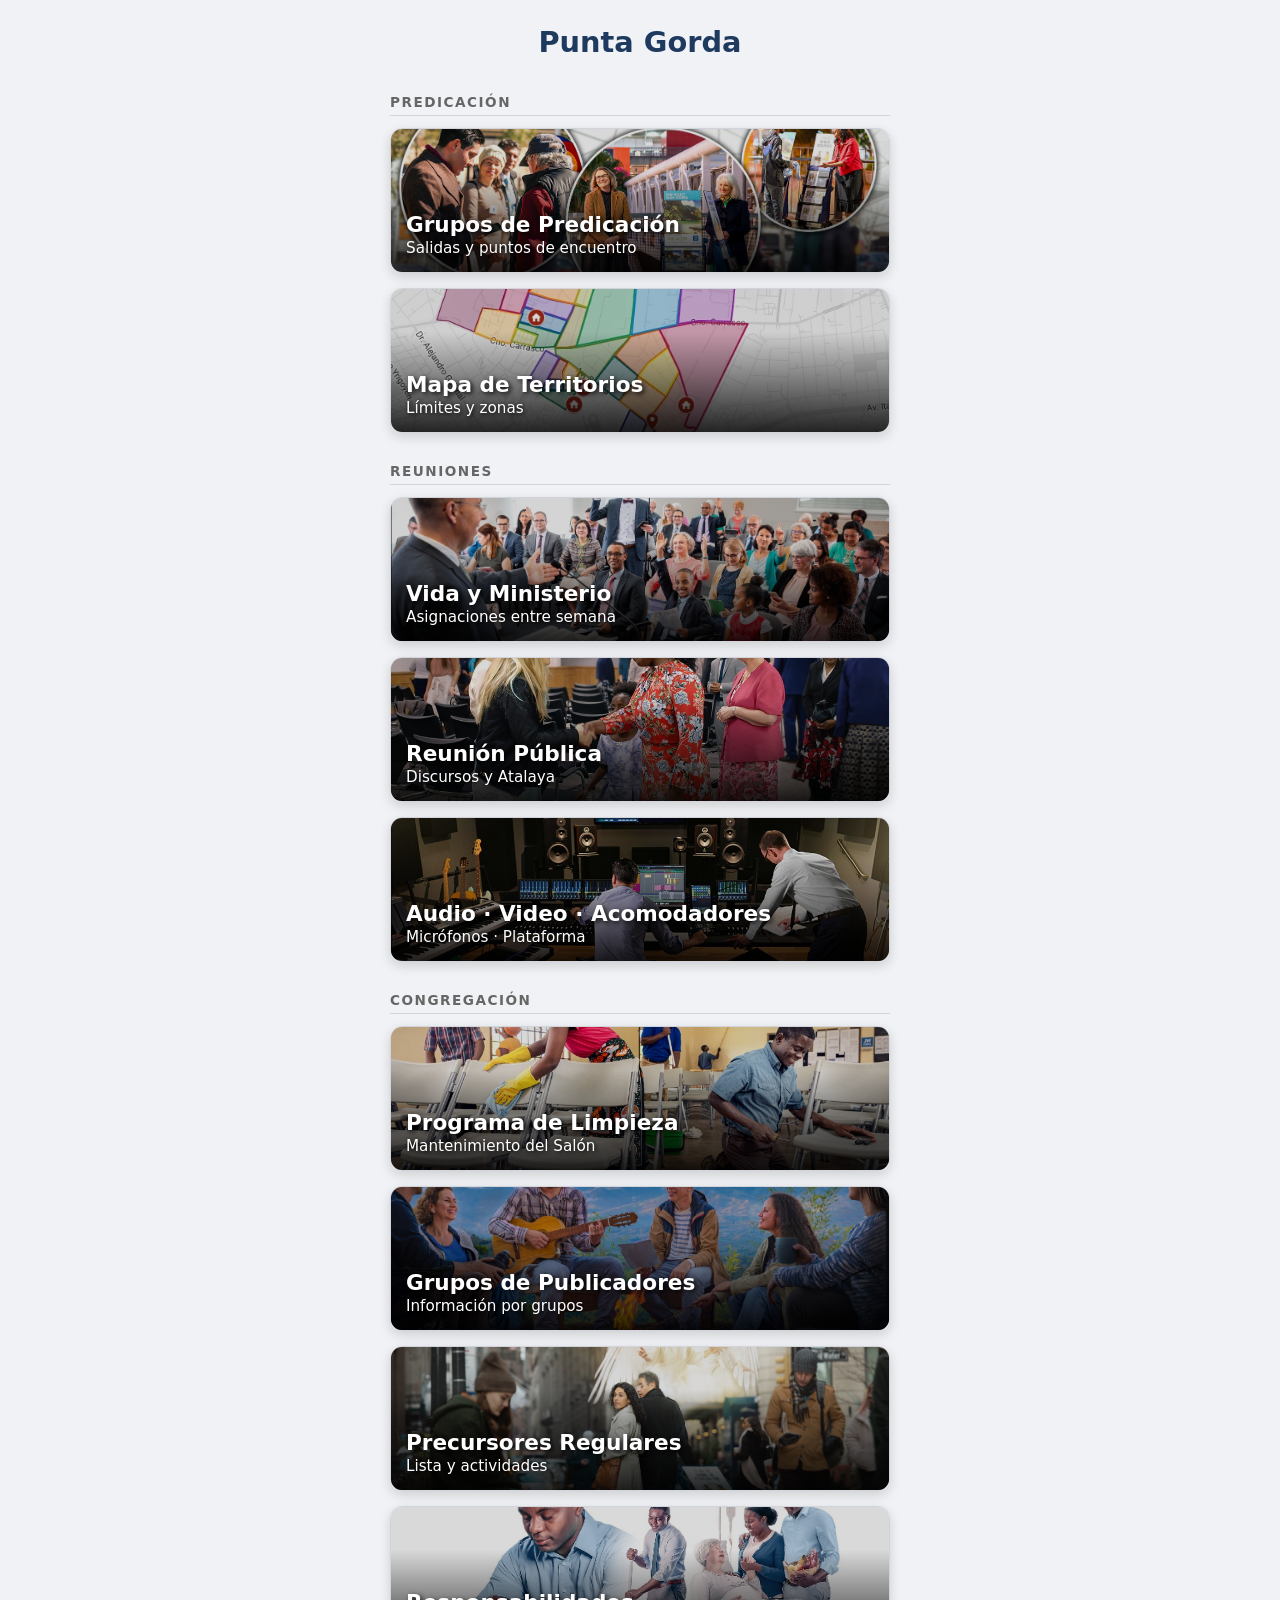
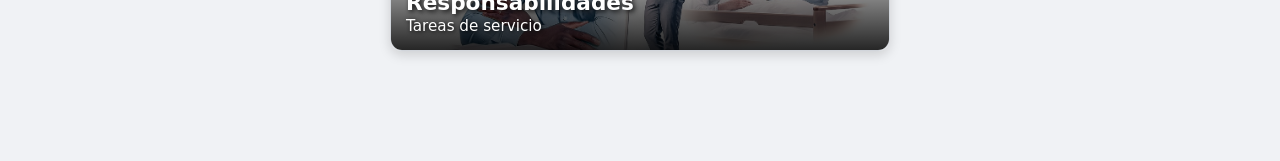
<file: index.html>
<!DOCTYPE html>
<html lang="es">
<head>
    <title>Cartelera Digital - Punta Gorda</title>
    <meta name="viewport" content="width=device-width, initial-scale=1.0, maximum-scale=1.0, user-scalable=no" />
    <meta charset="UTF-8">
    <style>
        :root {
            --bg-site: #f0f2f5;
            --azul-jw: #1e3a5f;
            --texto: #333333;
        }

        * { margin: 0; padding: 0; box-sizing: border-box; -webkit-tap-highlight-color: transparent; }

        body {
            font-family: -apple-system, system-ui, BlinkMacSystemFont, "Segoe UI", Roboto, sans-serif;
            background-color: var(--bg-site);
            color: var(--texto);
            padding: 15px 10px 80px; 
        }

        .container { width: 100%; max-width: 500px; margin: 0 auto; }

        header { text-align: center; margin-bottom: 25px; padding: 10px 0; }
        h1 { font-size: 1.8rem; font-weight: 800; color: var(--azul-jw); }

        section { margin-bottom: 30px; }
        h2 { 
            font-size: 0.85rem; text-transform: uppercase; letter-spacing: 1.5px; 
            color: #666; margin-bottom: 12px; border-bottom: 1px solid #d1d5db; padding-bottom: 5px;
        }

        .grid { display: grid; grid-template-columns: 1fr; gap: 15px; }

        .image-card {
            position: relative;
            display: block;
            width: 100%;
            height: 145px; 
            border-radius: 12px;
            overflow: hidden;
            text-decoration: none;
            box-shadow: 0 4px 12px rgba(0,0,0,0.15);
            border: 1px solid #d1d5db;
        }

        .image-card:active { transform: scale(0.97); filter: brightness(0.9); }

        .card-bg {
            position: absolute;
            top: 0; left: 0; width: 100%; height: 100%;
            background-size: cover; background-position: center;
        }

        .overlay {
            position: absolute;
            top: 0; left: 0; width: 100%; height: 100%;
            background: linear-gradient(to top, rgba(0, 0, 0, 0.85) 0%, rgba(0, 0, 0, 0.15) 70%);
        }

        .card-content {
            position: absolute;
            bottom: 15px; left: 15px; right: 15px;
        }

        .card-title {
            display: block; color: #fff; font-size: 1.35rem; font-weight: 700;
            text-shadow: 2px 2px 5px rgba(0,0,0,0.9); 
        }

        .card-subtitle {
            display: block; 
            color: rgba(255,255,255,1); 
            font-size: 0.95rem; 
            font-weight: 500;
            margin-top: 2px;
            text-shadow: 1px 1px 4px rgba(0,0,0,1);
        }
    </style>
</head>
<body>
    <div class="container">
        <header><h1>Punta Gorda</h1></header>

        <section>
            <h2>Predicación</h2>
            <div class="grid">
                <a href="predicacion.html" class="image-card">
                    <div class="card-bg" style="background-image: url('images/predicacion.jpg');"></div>
                    <div class="overlay"></div>
                    <div class="card-content">
                        <span class="card-title">Grupos de Predicación</span>
                        <span class="card-subtitle">Salidas y puntos de encuentro</span>
                    </div>
                </a>
                <a href="territorios/mapa.html" class="image-card">
                    <div class="card-bg" style="background-image: url('images/territorios.jpg');"></div>
                    <div class="overlay"></div>
                    <div class="card-content">
                        <span class="card-title">Mapa de Territorios</span>
                        <span class="card-subtitle">Límites y zonas</span>
                    </div>
                </a>
            </div>
        </section>

        <section>
            <h2>Reuniones</h2>
            <div class="grid">
                <a href="vida-y-ministerio.html" class="image-card">
                    <div class="card-bg" style="background-image: url('images/reunion_semana.jpg');"></div>
                    <div class="overlay"></div>
                    <div class="card-content">
                        <span class="card-title">Vida y Ministerio</span>
                        <span class="card-subtitle">Asignaciones entre semana</span>
                    </div>
                </a>
                <a href="reunion-publica.html" class="image-card">
                    <div class="card-bg" style="background-image: url('images/reunion_publica.jpg');"></div>
                    <div class="overlay"></div>
                    <div class="card-content">
                        <span class="card-title">Reunión Pública</span>
                        <span class="card-subtitle">Discursos y Atalaya</span>
                    </div>
                </a>
                <a target="_blank" href="https://josecajusoljcs-source.github.io/cartelera/" class="image-card">
                    <div class="card-bg" style="background-image: url('images/audio_video.jpg');"></div>
                    <div class="overlay"></div>
                    <div class="card-content">
                        <span class="card-title">Audio · Video · Acomodadores</span>
                        <span class="card-subtitle">Micrófonos · Plataforma</span>
                    </div>
                </a>
            </div>
        </section>

        <section>
            <h2>Congregación</h2>
            <div class="grid">
                <a href="limpieza.html" class="image-card">
                    <div class="card-bg" style="background-image: url('images/limpieza.jpg');"></div>
                    <div class="overlay"></div>
                    <div class="card-content">
                        <span class="card-title">Programa de Limpieza</span>
                        <span class="card-subtitle">Mantenimiento del Salón</span>
                    </div>
                </a>
                <a href="publicadores.html" class="image-card">
                    <div class="card-bg" style="background-image: url('images/publicadores.jpg');"></div>
                    <div class="overlay"></div>
                    <div class="card-content">
                        <span class="card-title">Grupos de Publicadores</span>
                        <span class="card-subtitle">Información por grupos</span>
                    </div>
                </a>
                <a href="precursores.html" class="image-card">
                    <div class="card-bg" style="background-image: url('images/precursores.jpg');"></div>
                    <div class="overlay"></div>
                    <div class="card-content">
                        <span class="card-title">Precursores Regulares</span>
                        <span class="card-subtitle">Lista y actividades</span>
                    </div>
                </a>
                <a href="responsabilidades.html" class="image-card">
                    <div class="card-bg" style="background-image: url('images/responsabilidades.jpg');"></div>
                    <div class="overlay"></div>
                    <div class="card-content">
                        <span class="card-title">Responsabilidades</span>
                        <span class="card-subtitle">Tareas de servicio</span>
                    </div>
                </a>
            </div>
        </section>
    </div>
</body>
</html>
</file>
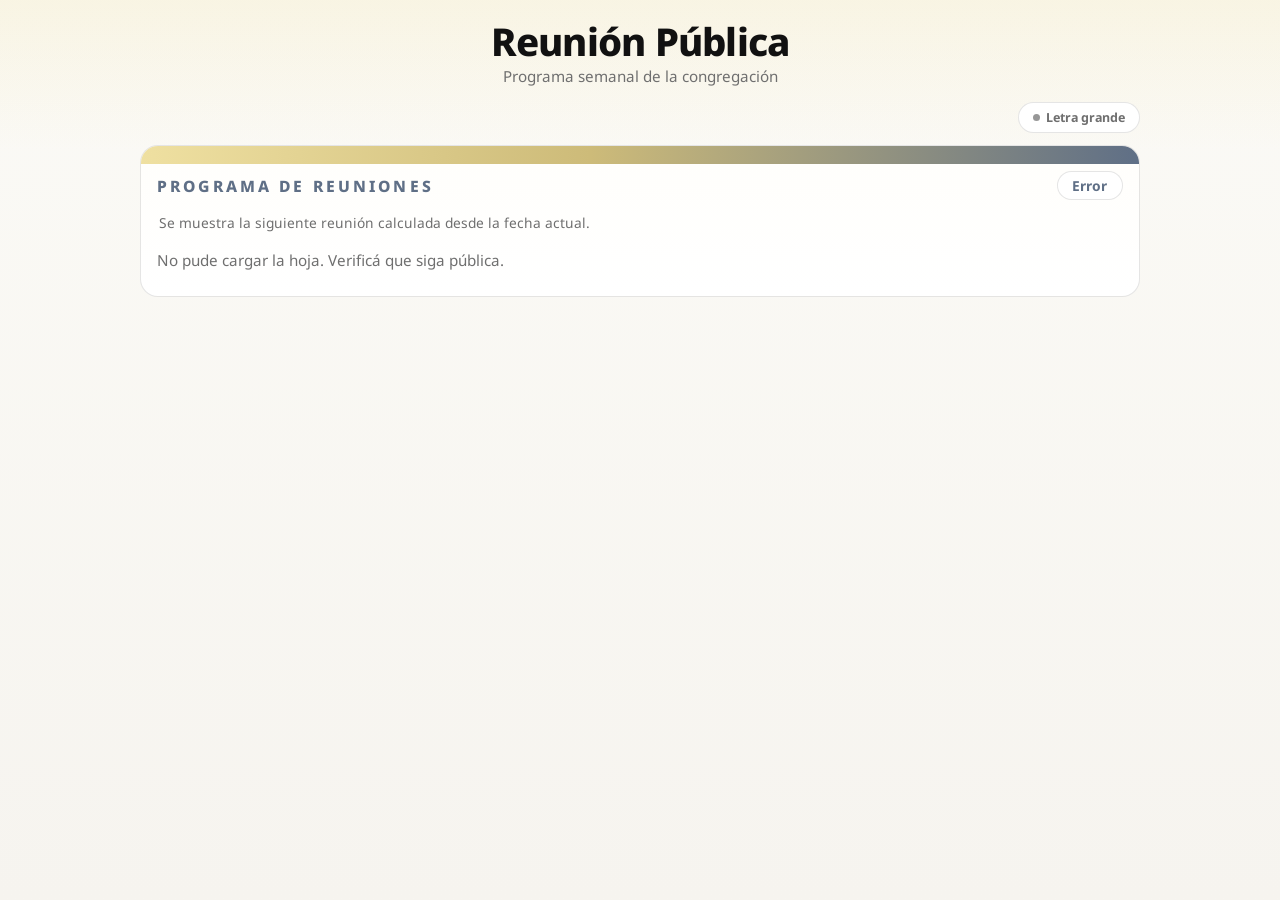
<file: reunion-publica.html>
<!DOCTYPE html>
<html lang="es">
<head>
  <meta charset="UTF-8" />
  <title>Reuniones - Punta Gorda : Reunión Pública</title>
  <meta name="viewport" content="width=device-width, initial-scale=1.0" />
  <link rel="preconnect" href="https://fonts.googleapis.com">
  <link rel="preconnect" href="https://fonts.gstatic.com" crossorigin>
  <link href="https://fonts.googleapis.com/css2?family=Noto+Sans:wght@400;500;700;800&display=swap" rel="stylesheet">

  <style>
    :root{
      --bg:#f6f4ef;
      --paper:#ffffff;
      --paper-2:#fbfaf7;
      --text:#171717;
      --muted:#6f6f6f;
      --line:rgba(0,0,0,.10);

      --jw-beige:#efe0a1;
      --jw-black:#111111;
      --jw-gray:#4b4b4b;
      --jw-blue:#5f6f86;
      --jw-blue-soft:#e8edf3;
      --jw-gold:#c89b00;
      --jw-red:#b30000;
      --jw-wine:#8c1d40;

      --shadow-card:0 6px 16px rgba(0,0,0,.04);
      --radius-xl:18px;
      --radius-lg:14px;
    }

    *{
      box-sizing:border-box;
      margin:0;
      padding:0;
      font-family:"Noto Sans", system-ui, -apple-system, BlinkMacSystemFont, "Segoe UI", sans-serif;
    }

    html, body{
      width:100%;
      max-width:100%;
      overflow-x:hidden;
    }

    body{
      min-height:100vh;
      background:
        linear-gradient(180deg, rgba(239,224,161,.22), transparent 150px),
        linear-gradient(180deg, #fbfaf6, var(--bg));
      color:var(--text);
      padding:1rem;
      display:flex;
      justify-content:center;
    }

    .page{
      width:100%;
      max-width:1000px;
      margin:0 auto;
    }

    header{
      text-align:center;
      margin-bottom:1rem;
      padding-top:.25rem;
    }

    header h1{
      font-size:clamp(1.8rem, 4.8vw, 2.4rem);
      line-height:1.12;
      font-weight:800;
      letter-spacing:-.02em;
      color:#111;
      margin-bottom:.2rem;
    }

    .subhead{
      color:var(--muted);
      font-size:.95rem;
    }

    .controls{
      display:flex;
      flex-wrap:wrap;
      gap:.7rem;
      align-items:center;
      justify-content:flex-end;
      margin-bottom:.75rem;
      width:100%;
    }

    .controls-right{
      display:flex;
      flex-wrap:wrap;
      gap:.55rem;
      align-items:center;
      max-width:100%;
    }

    .toggle-btn{
      border-radius:999px;
      border:1px solid rgba(0,0,0,.10);
      background:#fff;
      color:var(--muted);
      font-size:.78rem;
      padding:.38rem .9rem;
      cursor:pointer;
      display:inline-flex;
      align-items:center;
      gap:.35rem;
      transition:.16s ease;
      font-weight:700;
    }

    .toggle-btn.active{
      border-color:rgba(95,111,134,.32);
      color:#111;
      background:#f5f7fa;
    }

    .toggle-dot{
      width:7px;
      height:7px;
      border-radius:999px;
      background:rgba(107,107,107,.7);
    }

    .toggle-btn.active .toggle-dot{
      background:var(--jw-blue);
      box-shadow:0 0 8px rgba(95,111,134,.35);
    }

    .shell{
      background:linear-gradient(180deg, #fffefb, #ffffff);
      border-radius:var(--radius-xl);
      border:1px solid var(--line);
      position:relative;
      overflow:hidden;
      width:100%;
    }

    .shell::before{
      content:"";
      position:absolute;
      inset:0 0 auto 0;
      height:18px;
      background:linear-gradient(90deg, var(--jw-beige), #cdbb79 45%, var(--jw-blue));
    }

    .shell-inner{
      position:relative;
      z-index:1;
      padding:1.1rem 1rem 1rem;
      margin-top:.35rem;
    }

    .section-head{
      display:flex;
      align-items:center;
      justify-content:space-between;
      gap:.75rem;
      margin-bottom:.8rem;
      padding-top:.1rem;
      flex-wrap:wrap;
    }

    .section-head h2{
      font-size:.98rem;
      text-transform:uppercase;
      letter-spacing:.2em;
      color:var(--jw-blue);
      font-weight:800;
    }

    .section-head span{
      font-size:.86rem;
      color:var(--jw-blue);
      padding:.26rem .92rem;
      border-radius:999px;
      border:1px solid rgba(0,0,0,.10);
      background:#fff;
      font-weight:700;
    }

    .view-message{
      font-size:.86rem;
      color:var(--muted);
      margin-bottom:.6rem;
      padding-left:.1rem;
    }

    .weeks{
      display:grid;
      grid-template-columns:minmax(0,1fr);
      gap:.95rem;
      max-height:calc(100vh - 210px);
      overflow-y:auto;
      overflow-x:hidden;
      padding-right:.15rem;
      width:100%;
    }

    .weeks::-webkit-scrollbar{ width:6px; }
    .weeks::-webkit-scrollbar-track{
      background:#ecebe7;
      border-radius:999px;
    }
    .weeks::-webkit-scrollbar-thumb{
      background:#c8c4bb;
      border-radius:999px;
    }

    .week-card{
      background:linear-gradient(180deg, #ffffff, #fcfcfa);
      border-radius:var(--radius-lg);
      border:1px solid var(--line);
      overflow:hidden;
      box-shadow:var(--shadow-card);
      width:100%;
    }

    .week-card.destacada{
      border-color:rgba(95,111,134,.30);
      background:linear-gradient(180deg, #fafcff, #ffffff);
      box-shadow:
        0 0 0 1px rgba(95,111,134,.10),
        0 10px 24px rgba(0,0,0,.05);
      position:relative;
    }

    .week-card.destacada::before{
      content:"";
      position:absolute;
      inset:0 0 auto 0;
      height:4px;
      background:linear-gradient(90deg, var(--jw-blue), var(--jw-beige));
      z-index:2;
    }

    .week-title{
      background:linear-gradient(180deg, #eef2f7 0%, var(--jw-blue-soft) 100%);
      color:#1f2c3a;
      font-weight:800;
      font-size:clamp(1.24rem, 3.5vw, 1.95rem);
      line-height:1.14;
      padding:14px 16px;
      word-break:break-word;
      box-shadow:inset 0 -1px 0 rgba(0,0,0,.04);
    }

    .week-meta{
      display:flex;
      flex-wrap:wrap;
      gap:.42rem;
      padding:10px 16px 4px;
    }

    .badge{
      display:inline-flex;
      align-items:center;
      gap:.38rem;
      padding:.28rem .82rem;
      border-radius:999px;
      background:#f7f7f7;
      border:1px solid rgba(0,0,0,.10);
      font-size:.76rem;
      color:var(--muted);
      font-weight:700;
    }

    .badge-dot{
      width:8px;
      height:8px;
      border-radius:999px;
      background:var(--jw-blue);
    }

    .meeting-link{
      display:flex;
      align-items:center;
      gap:10px;
      color:var(--jw-wine);
      text-decoration:underline;
      font-size:clamp(.96rem, 2vw, 1.08rem);
      padding:10px 16px 8px;
      word-break:break-word;
      cursor:pointer;
    }

    .meeting-link::before{
      content:"◉";
      color:var(--jw-wine);
      font-size:.9em;
      flex:none;
    }

    .block{
      margin-top:8px;
      border-top:1px solid #f0f0f0;
    }

    .block-title{
      position:relative;
      color:#fff;
      font-weight:800;
      text-transform:uppercase;
      font-size:clamp(1.02rem, 2.7vw, 1.3rem);
      line-height:1.12;
      padding:11px 16px;
      word-break:break-word;
      letter-spacing:.01em;
      box-shadow:inset 0 -1px 0 rgba(255,255,255,.08);
      background:linear-gradient(180deg, #6f7f95, var(--jw-blue));
    }

    .block-title::after{
      content:"";
      position:absolute;
      right:16px;
      top:50%;
      transform:translateY(-50%);
      width:12px;
      height:12px;
      border-radius:50%;
      background:rgba(255,255,255,.16);
      box-shadow:0 0 0 4px rgba(255,255,255,.07);
    }

    .details-grid{
      display:grid;
      grid-template-columns:repeat(2, minmax(0,1fr));
      gap:.55rem .65rem;
      padding:10px 16px 16px;
    }

    .detail-group{
      display:flex;
      flex-direction:column;
      gap:.08rem;
      background:#fcfcfb;
      border:1px solid rgba(0,0,0,.07);
      border-radius:10px;
      padding:.55rem .62rem;
    }

    .detail-label{
      font-size:.7rem;
      text-transform:uppercase;
      letter-spacing:.14em;
      color:var(--muted);
      position:relative;
      padding-left:.9rem;
      font-weight:800;
      line-height:1.15;
    }

    .detail-label::before{
      content:"";
      position:absolute;
      left:0;
      top:50%;
      transform:translateY(-50%);
      width:7px;
      height:7px;
      border-radius:999px;
      background:var(--jw-blue);
    }

    .detail-label.label-presidente::before { background:#2c7fb8; }
    .detail-label.label-orador::before { background:#7c5cc4; }
    .detail-label.label-tema::before { background:#c89b00; }
    .detail-label.label-lector::before { background:#3aa35c; }
    .detail-label.label-cancion::before { background:#b45309; }
    .detail-label.label-congregacion::before { background:#64748b; }
    .detail-label.label-conductor::before { background:#0f766e; }

    .detail-value{
      font-size:.95rem;
      color:#1f1f1f;
      white-space:normal;
      font-weight:500;
      line-height:1.25;
    }

    .load-more-wrap{
      display:flex;
      justify-content:center;
      padding:10px 0 0;
    }

    .load-more{
      border:none;
      background:#111;
      color:#fff;
      border-radius:999px;
      padding:12px 18px;
      font-size:1rem;
      font-weight:700;
      cursor:pointer;
      box-shadow:0 10px 20px rgba(0,0,0,.08);
      transition:.18s ease;
    }

    .empty-msg{
      font-size:.95rem;
      color:var(--muted);
      padding-top:.5rem;
    }

    body.modo-texto-grande .week-title{ font-size:clamp(1.34rem, 4vw, 2.08rem); }
    body.modo-texto-grande .detail-value{ font-size:1rem; }

    @media (max-width: 900px){
      body{
        padding:.9rem .65rem 1rem;
      }
    }

    @media (max-width: 640px){
      body{
        padding:.75rem .35rem 1rem;
      }

      header h1{
        font-size:1.55rem;
        line-height:1.16;
      }

      .shell-inner{
        padding:1rem .8rem .9rem;
      }

      .weeks{
        max-height:none;
        overflow-y:visible;
      }

      .controls{
        justify-content:flex-start;
      }

      .week-title,
      .meeting-link,
      .block-title{
        padding-left:12px;
        padding-right:12px;
      }

      .details-grid{
        grid-template-columns:minmax(0,1fr);
        padding:10px 12px 14px;
      }
    }
  </style>
</head>
<body>
  <main class="page">
    <header>
      <h1>Reunión Pública</h1>
      <div class="subhead">Programa semanal de la congregación</div>
    </header>

    <section class="controls">
      <div class="controls-right">
        <button class="toggle-btn" id="btn-texto-grande"><span class="toggle-dot"></span>Letra grande</button>
      </div>
    </section>

    <section class="shell">
      <div class="shell-inner">
        <div class="section-head">
          <h2>Programa de reuniones</h2>
          <span id="count-resumen">Cargando…</span>
        </div>

        <p id="view-message" class="view-message">Se muestra la siguiente reunión calculada desde la fecha actual.</p>

        <div id="weeks" class="weeks"></div>

        <div class="load-more-wrap">
          <button id="loadMoreBtn" class="load-more" style="display:none;">Ver más reuniones</button>
        </div>
      </div>
    </section>
  </main>

 <script>
  const CSV_URL = "https://docs.google.com/spreadsheets/d/184BIXu7VDAOyGTGEj1RvjyNE6MH05tmV_XLzQThUaoo/export?format=csv&gid=1568836904";
  const INITIAL_WEEKS = 3;
  const DIRECT_ZOOM_LINK = "https://us02web.zoom.us/j/87811088916?pwd=L1FTWDdQa203M2RHQi9iZjJBb1NnUT09";

  const weeksEl = document.getElementById("weeks");
  const countResumenEl = document.getElementById("count-resumen");
  const loadMoreBtn = document.getElementById("loadMoreBtn");

  let allMeetings = [];
  let visibleWeeks = INITIAL_WEEKS;

  function escapeHtml(value) {
    return String(value ?? "")
      .replace(/&/g, "&amp;")
      .replace(/</g, "&lt;")
      .replace(/>/g, "&gt;")
      .replace(/"/g, "&quot;")
      .replace(/'/g, "&#039;");
  }

  function cleanText(value) {
    if (value == null) return "";
    return String(value).replace(/\u00a0/g, " ").replace(/\s+/g, " ").trim();
  }

  function parseCSV(text) {
    const rows = [];
    let row = [];
    let cur = "";
    let inQuotes = false;
    const s = text.replace(/\r\n/g, "\n").replace(/\r/g, "\n");

    for (let i = 0; i < s.length; i++) {
      const ch = s[i];
      const next = s[i + 1];

      if (ch === '"' && inQuotes && next === '"') {
        cur += '"';
        i++;
        continue;
      }
      if (ch === '"') {
        inQuotes = !inQuotes;
        continue;
      }
      if (ch === "," && !inQuotes) {
        row.push(cur);
        cur = "";
        continue;
      }
      if (ch === "\n" && !inQuotes) {
        row.push(cur);
        rows.push(row);
        row = [];
        cur = "";
        continue;
      }
      cur += ch;
    }

    if (cur.length || row.length) {
      row.push(cur);
      rows.push(row);
    }
    return rows;
  }

  function normalizarTexto(str) {
    return (str || "")
      .toString()
      .toLowerCase()
      .normalize("NFD")
      .replace(/[\u0300-\u036f]/g, "")
      .trim();
  }

  function isDateLabel(text) {
    return /^\d{1,2}\s+de\s+[a-záéíóú]+$/i.test(normalizarTexto(text));
  }

  function isPureDateRow(row) {
    const values = row.map(cleanText).filter(Boolean);
    return values.length === 1 && isDateLabel(values[0]);
  }

  function getFirstTwoNonEmpty(row) {
    const vals = row.map(cleanText).filter(Boolean);
    return {
      label: vals[0] || "",
      value: vals[1] || ""
    };
  }

  function createEmptyMeeting(dateText) {
    return {
      title: dateText,
      zoom: "",
      presidente: "",
      cancion: "",
      tema: "",
      orador: "",
      congregacion: "",
      conductor: "",
      lector: ""
    };
  }

  function assignField(meeting, labelRaw, valueRaw) {
    const label = normalizarTexto(labelRaw);
    const value = cleanText(valueRaw);
    if (!label) return;

    if (label.startsWith("zoom")) meeting.zoom = value || meeting.zoom;
    else if (label.startsWith("presidente")) meeting.presidente = value || meeting.presidente;
    else if (label.startsWith("cancion") || label.startsWith("canción")) meeting.cancion = value || meeting.cancion;
    else if (label.includes("discurso especial")) meeting.tema = value || meeting.tema;
    else if (label === "discurso" && value) meeting.tema = value;
    else if (label.startsWith("orador")) meeting.orador = value || meeting.orador;
    else if (label.startsWith("congregacion") || label.startsWith("congregación")) meeting.congregacion = value || meeting.congregacion;
    else if (label.startsWith("conductor")) meeting.conductor = value || meeting.conductor;
    else if (label.startsWith("lector")) meeting.lector = value || meeting.lector;
  }

  function hasMeaningfulData(meeting) {
    return Boolean(
      cleanText(meeting.presidente) ||
      cleanText(meeting.cancion) ||
      cleanText(meeting.tema) ||
      cleanText(meeting.orador) ||
      cleanText(meeting.congregacion) ||
      cleanText(meeting.conductor) ||
      cleanText(meeting.lector)
    );
  }

  function dedupeMeetings(meetings) {
    const seen = new Set();
    const result = [];

    for (const m of meetings) {
      const key = [
        normalizarTexto(m.title),
        normalizarTexto(m.presidente),
        normalizarTexto(m.orador),
        normalizarTexto(m.tema)
      ].join("|");

      if (seen.has(key)) continue;
      seen.add(key);
      result.push(m);
    }

    return result;
  }

  function findLastRelevantSectionIndex(rows) {
    let idx = -1;

    for (let i = 0; i < rows.length; i++) {
      const joined = rows[i].map(cleanText).filter(Boolean).join(" | ");
      const t = normalizarTexto(joined);

      if (
        t.includes("programa para la reunion de fin semana") &&
        t.includes("congregacion punta gorda")
      ) {
        idx = i;
      }
    }

    return idx;
  }

  function parseMeetings(rows) {
    const startIndex = findLastRelevantSectionIndex(rows);
    const sourceRows = startIndex >= 0 ? rows.slice(startIndex) : rows;

    const meetings = [];
    let current = null;
    let started = false;

    for (const row of sourceRows) {
      if (!row || !row.length) continue;

      // Cortamos si llegamos a otra hoja / zona irrelevante
      const joined = row.map(cleanText).filter(Boolean).join(" | ");
      const normJoined = normalizarTexto(joined);
      if (
        started &&
        (
          normJoined === "program" ||
          normJoined === "vmmodelo" ||
          normJoined === "vmborrador" ||
          normJoined === "viernes" ||
          normJoined === "domingo" ||
          normJoined === "vmdatamaestros"
        )
      ) {
        break;
      }

      if (isPureDateRow(row)) {
        const dateValue = row.map(cleanText).filter(Boolean)[0];

        if (!started) started = true;

        if (current && hasMeaningfulData(current)) {
          meetings.push(current);
        }

        current = createEmptyMeeting(dateValue);
        continue;
      }

      if (!started || !current) continue;

      const { label, value } = getFirstTwoNonEmpty(row);
      assignField(current, label, value);
    }

    if (current && hasMeaningfulData(current)) {
      meetings.push(current);
    }

    return dedupeMeetings(meetings);
  }

  function createDetail(label, value, cls) {
    return `
      <div class="detail-group">
        <div class="detail-label ${cls}">${escapeHtml(label)}</div>
        <div class="detail-value">${escapeHtml(value || "-")}</div>
      </div>
    `;
  }

  function renderMeetingLink(meetingText) {
    const cleanMeeting = cleanText(meetingText);
    const visibleText = cleanMeeting
      ? cleanMeeting.startsWith("ID de reunión:")
        ? cleanMeeting
        : `ID de reunión: ${cleanMeeting}`
      : "Ingresar por Zoom";

    return `
      <a
        href="${DIRECT_ZOOM_LINK}"
        class="meeting-link"
        target="_blank"
        rel="noopener noreferrer"
      >
        ${escapeHtml(visibleText)}
      </a>
    `;
  }

  function renderWeek(week, isFeatured = false) {
    return `
      <article class="week-card ${isFeatured ? "destacada" : ""}">
        <div class="week-title">${escapeHtml(week.title)}</div>

        <div class="week-meta">
          <div class="badge">
            <span class="badge-dot"></span>
            <span>${isFeatured ? "Siguiente reunión" : "Próxima reunión"}</span>
          </div>
        </div>

        ${renderMeetingLink(week.zoom)}

        <section class="block">
          <div class="block-title">Reunión Pública</div>
          <div class="details-grid">
            ${createDetail("Presidente", week.presidente, "label-presidente")}
            ${createDetail("Orador", week.orador, "label-orador")}
            ${createDetail("Tema", week.tema, "label-tema")}
            ${createDetail("Lector", week.lector, "label-lector")}
            ${createDetail("Canción", week.cancion, "label-cancion")}
            ${createDetail("Congregación", week.congregacion, "label-congregacion")}
            ${createDetail("Conductor", week.conductor, "label-conductor")}
          </div>
        </section>
      </article>
    `;
  }

  function render() {
    weeksEl.innerHTML = "";

    if (!allMeetings.length) {
      countResumenEl.textContent = "0 reuniones";
      weeksEl.innerHTML = `<p class="empty-msg">No encontré reuniones para mostrar.</p>`;
      loadMoreBtn.style.display = "none";
      return;
    }

    const visible = allMeetings.slice(0, visibleWeeks);

    countResumenEl.textContent = allMeetings.length === 1
      ? "1 reunión visible"
      : `${allMeetings.length} reuniones visibles`;

    weeksEl.innerHTML = visible.map((week, index) => renderWeek(week, index === 0)).join("");
    loadMoreBtn.style.display = visibleWeeks < allMeetings.length ? "inline-block" : "none";
  }

  async function loadSheet() {
    countResumenEl.textContent = "Cargando…";
    weeksEl.innerHTML = "";

    try {
      const response = await fetch(CSV_URL, { cache: "no-store" });
      if (!response.ok) throw new Error("No se pudo descargar el CSV");

      const text = await response.text();
      const rows = parseCSV(text);
      allMeetings = parseMeetings(rows);

      render();
    } catch (error) {
      console.error(error);
      countResumenEl.textContent = "Error";
      weeksEl.innerHTML = `<p class="empty-msg">No pude cargar la hoja. Verificá que siga pública.</p>`;
    }
  }

  document.getElementById("btn-texto-grande").addEventListener("click", (e) => {
    const active = document.body.classList.toggle("modo-texto-grande");
    e.currentTarget.classList.toggle("active", active);
  });

  loadMoreBtn.addEventListener("click", () => {
    visibleWeeks += 3;
    render();
  });

  window.addEventListener("DOMContentLoaded", loadSheet);
</script>
</file>
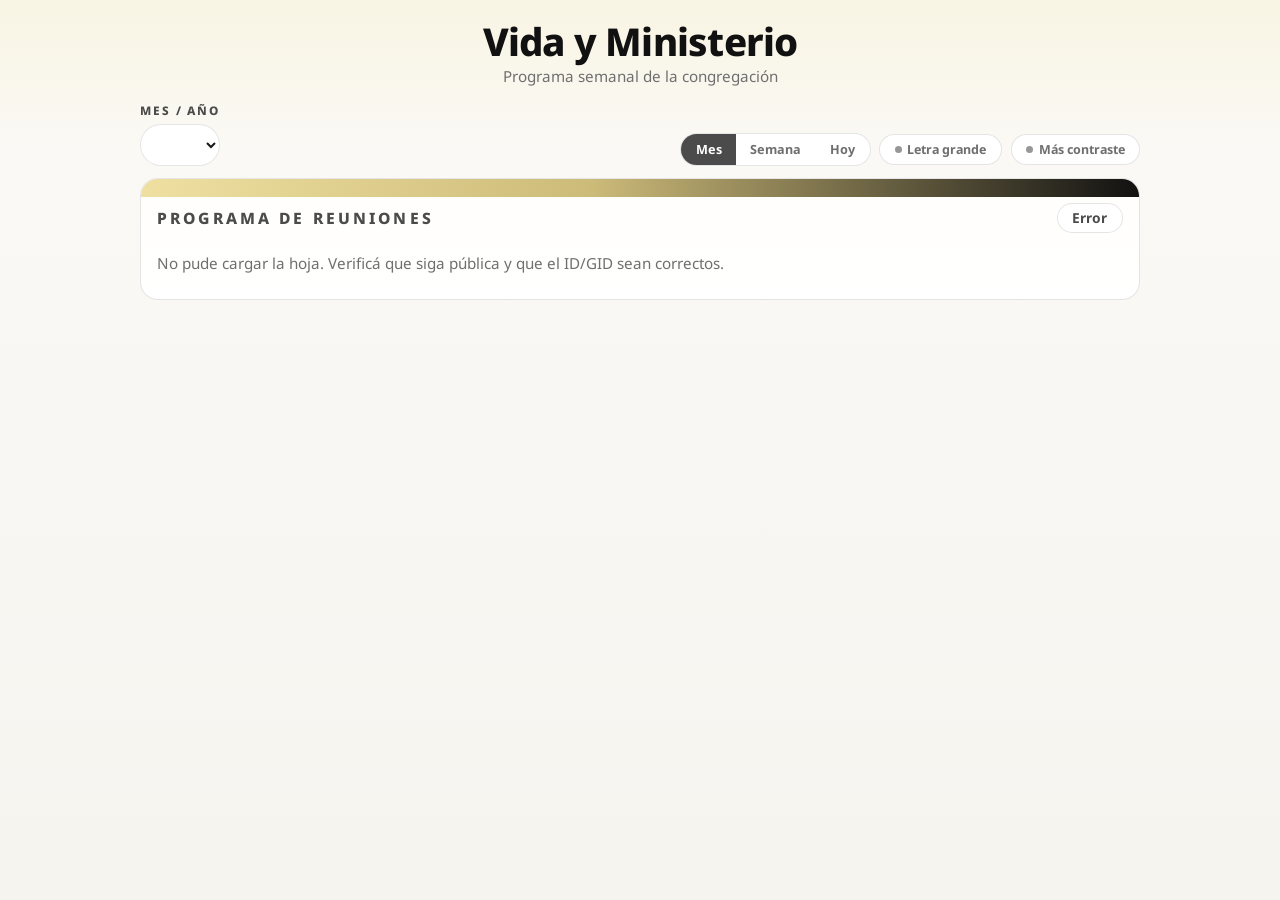
<file: vida-y-ministerio.html>
<!DOCTYPE html>
<html lang="es">
<head>
  <meta charset="UTF-8" />
  <title>Reuniones - Punta Gorda : Vida y Ministerio</title>
  <meta name="viewport" content="width=device-width, initial-scale=1.0" />
  <link rel="preconnect" href="https://fonts.googleapis.com">
  <link rel="preconnect" href="https://fonts.gstatic.com" crossorigin>
  <link href="https://fonts.googleapis.com/css2?family=Noto+Sans:wght@400;500;700;800&display=swap" rel="stylesheet">

  <style>
    :root{
      --bg:#f6f4ef;
      --paper:#ffffff;
      --paper-2:#fbfaf7;
      --text:#171717;
      --muted:#6f6f6f;
      --line:rgba(0,0,0,.10);

      --jw-beige:#efe0a1;
      --jw-black:#111111;
      --jw-gray:#4b4b4b;
      --jw-gold:#c89b00;
      --jw-red:#b30000;
      --jw-wine:#8c1d40;

      --shadow-card:0 6px 16px rgba(0,0,0,.04);
      --radius-xl:18px;
      --radius-lg:14px;
    }

    *{
      box-sizing:border-box;
      margin:0;
      padding:0;
      font-family:"Noto Sans", system-ui, -apple-system, BlinkMacSystemFont, "Segoe UI", sans-serif;
    }

    html, body{
      width:100%;
      max-width:100%;
      overflow-x:hidden;
    }

    body{
      min-height:100vh;
      background:
        linear-gradient(180deg, rgba(239,224,161,.22), transparent 150px),
        linear-gradient(180deg, #fbfaf6, var(--bg));
      color:var(--text);
      padding:1rem;
      display:flex;
      justify-content:center;
    }

    .page{
      width:100%;
      max-width:1000px;
      margin:0 auto;
    }

    header{
      text-align:center;
      margin-bottom:1rem;
      padding-top:.25rem;
    }

    header h1{
      font-size:clamp(1.8rem, 4.8vw, 2.4rem);
      line-height:1.12;
      font-weight:800;
      letter-spacing:-.02em;
      color:#111;
      margin-bottom:.2rem;
    }

    .subhead{
      color:var(--muted);
      font-size:.95rem;
    }

    .controls{
      display:flex;
      flex-wrap:wrap;
      gap:.7rem;
      align-items:end;
      justify-content:space-between;
      margin-bottom:.75rem;
      width:100%;
    }

    .controls-left,
    .controls-right{
      display:flex;
      flex-wrap:wrap;
      gap:.55rem;
      align-items:center;
      max-width:100%;
    }

    .select-wrapper{
      width:100%;
      max-width:260px;
    }

    .select-label{
      font-size:.74rem;
      letter-spacing:.16em;
      text-transform:uppercase;
      color:var(--jw-gray);
      margin-bottom:.34rem;
      font-weight:800;
    }

    select{
      width:100%;
      border-radius:999px;
      padding:.56rem .95rem;
      border:1px solid rgba(0,0,0,.10);
      background:#fff;
      color:var(--text);
      font-size:.92rem;
      outline:none;
      appearance:auto;
    }

    .toggle-btn{
      border-radius:999px;
      border:1px solid rgba(0,0,0,.10);
      background:#fff;
      color:var(--muted);
      font-size:.78rem;
      padding:.38rem .9rem;
      cursor:pointer;
      display:inline-flex;
      align-items:center;
      gap:.35rem;
      transition:.16s ease;
      font-weight:700;
    }

    .toggle-btn.active{
      border-color:rgba(75,75,75,.32);
      color:#111;
      background:#f5f5f5;
    }

    .toggle-dot{
      width:7px;
      height:7px;
      border-radius:999px;
      background:rgba(107,107,107,.7);
    }

    .toggle-btn.active .toggle-dot{
      background:var(--jw-gold);
      box-shadow:0 0 8px rgba(200,155,0,.35);
    }

    .view-tabs{
      display:inline-flex;
      border-radius:999px;
      border:1px solid rgba(0,0,0,.10);
      background:#fff;
      overflow:hidden;
      max-width:100%;
    }

    .view-tab{
      padding:.4rem .9rem;
      font-size:.79rem;
      color:var(--muted);
      border:none;
      background:transparent;
      cursor:pointer;
      white-space:nowrap;
      font-weight:700;
    }

    .view-tab.active{
      background:var(--jw-gray);
      color:#fff;
    }

    .shell{
      background:linear-gradient(180deg, #fffefb, #ffffff);
      border-radius:var(--radius-xl);
      border:1px solid var(--line);
      position:relative;
      overflow:hidden;
      width:100%;
    }

    .shell::before{
      content:"";
      position:absolute;
      inset:0 0 auto 0;
      height:18px;
      background:linear-gradient(90deg, var(--jw-beige), #cdbb79 45%, var(--jw-black));
    }

    .shell-inner{
      position:relative;
      z-index:1;
      padding:1.1rem 1rem 1rem;
      margin-top:.35rem;
    }

    .section-head{
      display:flex;
      align-items:center;
      justify-content:space-between;
      gap:.75rem;
      margin-bottom:.8rem;
      padding-top:.1rem;
      flex-wrap:wrap;
    }

    .section-head h2{
      font-size:.98rem;
      text-transform:uppercase;
      letter-spacing:.2em;
      color:var(--jw-gray);
      font-weight:800;
    }

    .section-head span{
      font-size:.86rem;
      color:var(--jw-gray);
      padding:.26rem .92rem;
      border-radius:999px;
      border:1px solid rgba(0,0,0,.10);
      background:#fff;
      font-weight:700;
    }

    .view-message{
      font-size:.86rem;
      color:var(--muted);
      margin-bottom:.5rem;
      padding-left:.1rem;
    }

    .weeks{
      display:grid;
      grid-template-columns:minmax(0,1fr);
      gap:.95rem;
      max-height:calc(100vh - 220px);
      overflow-y:auto;
      overflow-x:hidden;
      padding-right:.15rem;
      width:100%;
    }

    .week-card{
      background:linear-gradient(180deg, #ffffff, #fcfcfa);
      border-radius:var(--radius-lg);
      border:1px solid var(--line);
      overflow:hidden;
      box-shadow:var(--shadow-card);
      width:100%;
    }

    .week-card.destacada{
      border-color:rgba(200,155,0,.38);
      background:linear-gradient(180deg, #fffef8, #ffffff);
      box-shadow:
        0 0 0 1px rgba(200,155,0,.10),
        0 10px 24px rgba(0,0,0,.05);
      position:relative;
    }

    .week-card.destacada::before{
      content:"";
      position:absolute;
      inset:0 0 auto 0;
      height:4px;
      background:linear-gradient(90deg, var(--jw-gold), var(--jw-beige));
      z-index:2;
    }

    .week-title{
      background:linear-gradient(180deg, #efe4b5 0%, var(--jw-beige) 100%);
      color:#000;
      font-weight:800;
      font-size:clamp(1.24rem, 3.5vw, 1.95rem);
      line-height:1.14;
      padding:14px 16px;
      word-break:break-word;
      box-shadow:inset 0 -1px 0 rgba(0,0,0,.04);
    }

    .week-meta{
      display:flex;
      flex-wrap:wrap;
      gap:.42rem;
      padding:10px 16px 4px;
    }

    .badge{
      display:inline-flex;
      align-items:center;
      gap:.38rem;
      padding:.28rem .82rem;
      border-radius:999px;
      background:#f7f7f7;
      border:1px solid rgba(0,0,0,.10);
      font-size:.76rem;
      color:var(--muted);
      font-weight:700;
    }

    .badge-dot{
      width:8px;
      height:8px;
      border-radius:999px;
      background:var(--jw-gray);
    }

    .badge-hoy{
      border-color:rgba(34,197,94,.30);
      color:#166534;
      background:rgba(34,197,94,.10);
    }

    .badge-hoy .badge-dot{
      background:#22c55e;
      box-shadow:0 0 8px rgba(34,197,94,.3);
    }

    .meeting-link{
      display:flex;
      align-items:center;
      gap:10px;
      color:var(--jw-wine);
      text-decoration:underline;
      font-size:clamp(.96rem, 2vw, 1.08rem);
      padding:10px 16px 8px;
      word-break:break-word;
      cursor:pointer;
    }

    .meeting-link::before{
      content:"◉";
      color:var(--jw-wine);
      font-size:.9em;
      flex:none;
    }

    .intro-wrap,
    .section-body{
      padding:4px 0 10px;
    }

    .block{
      margin-top:8px;
      border-top:1px solid #f0f0f0;
    }

    .block-title{
      position:relative;
      color:#fff;
      font-weight:800;
      text-transform:uppercase;
      font-size:clamp(1.05rem, 3vw, 1.45rem);
      line-height:1.12;
      padding:11px 16px;
      word-break:break-word;
      letter-spacing:.01em;
      box-shadow:inset 0 -1px 0 rgba(255,255,255,.08);
    }

    .block-title::after{
      content:"";
      position:absolute;
      right:16px;
      top:50%;
      transform:translateY(-50%);
      width:12px;
      height:12px;
      border-radius:50%;
      background:rgba(255,255,255,.16);
      box-shadow:0 0 0 4px rgba(255,255,255,.07);
    }

    .block-title.gray{ background:linear-gradient(180deg, #585858, var(--jw-gray)); }
    .block-title.gold{ background:linear-gradient(180deg, #d4a600, var(--jw-gold)); }
    .block-title.red{ background:linear-gradient(180deg, #c50000, var(--jw-red)); }

    .program-row{
      display:grid;
      grid-template-columns:minmax(0, 1.35fr) minmax(150px, .8fr);
      gap:10px;
      padding:10px 16px;
      align-items:start;
      border-bottom:1px solid rgba(0,0,0,.03);
      width:100%;
    }

    .left-col{
      min-width:0;
      font-size:clamp(.96rem, 2vw, 1.08rem);
      line-height:1.42;
      font-weight:700;
      word-break:break-word;
    }

    .right-col{
      min-width:0;
      padding:7px 8px 7px 10px;
      border-left:3px solid #d6d6d6;
      background:linear-gradient(180deg, #fcfcfc, #fafafa);
      border-radius:0 10px 10px 0;
      display:flex;
      flex-direction:column;
      gap:5px;
      align-self:start;
      box-shadow:0 6px 18px rgba(0,0,0,.04);
      width:100%;
    }

    .assign-group{
      display:flex;
      flex-direction:column;
      gap:3px;
      margin:0;
      padding:0;
    }

    .assign-group.compact{ gap:0; }

    .assign-line{
      line-height:1.08;
      word-break:break-word;
      margin:0;
      padding:2px 0;
    }

    .assign-group.compact .assign-line + .assign-line{
      border-top:1px solid #e5e5e5;
      margin-top:5px;
      padding-top:7px;
    }

    .assign-role{
      display:block;
      font-size:.66rem;
      line-height:1.02;
      text-transform:uppercase;
      letter-spacing:.05em;
      color:#777;
      font-weight:800;
      margin-bottom:2px;
    }

    .assign-name{
      display:block;
      font-size:clamp(.84rem, 2.9vw, .94rem);
      color:#222;
      font-weight:500;
      line-height:1.1;
    }

    .simple-line{
      padding:10px 16px;
      font-size:clamp(.96rem, 2vw, 1.06rem);
      line-height:1.44;
      font-weight:700;
      word-break:break-word;
      border-bottom:1px solid rgba(0,0,0,.03);
    }

    .load-more-wrap{
      display:flex;
      justify-content:center;
      padding:10px 0 0;
    }

    .load-more{
      border:none;
      background:#111;
      color:#fff;
      border-radius:999px;
      padding:12px 18px;
      font-size:1rem;
      font-weight:700;
      cursor:pointer;
      box-shadow:0 10px 20px rgba(0,0,0,.08);
      transition:.18s ease;
    }

    .empty-msg{
      font-size:.95rem;
      color:var(--muted);
      padding-top:.5rem;
    }

    body.modo-texto-grande .week-title{ font-size:clamp(1.34rem, 4vw, 2.08rem); }
    body.modo-texto-grande .left-col{ font-size:clamp(1rem, 2.2vw, 1.14rem); }
    body.modo-texto-grande .assign-name{ font-size:clamp(.9rem, 3.1vw, .98rem); }
    body.modo-texto-grande .assign-role{ font-size:.72rem; }

    @media (max-width: 900px){
      body{
        padding:.9rem .65rem 1rem;
      }
    }

    @media (max-width: 640px){
      body{
        padding:.75rem .35rem 1rem;
      }

      header h1{
        font-size:1.55rem;
        line-height:1.16;
      }

      .shell-inner{
        padding:1rem .8rem .9rem;
      }

      .weeks{
        max-height:none;
        overflow-y:visible;
      }

      .controls{
        flex-direction:column;
        align-items:stretch;
      }

      .controls-right{
        justify-content:flex-start;
      }

      .section-head{
        align-items:flex-start;
        flex-direction:column;
      }

      .program-row{
        grid-template-columns:minmax(0, 1.22fr) minmax(128px, .78fr);
        gap:8px;
        padding:10px 12px;
      }

      .week-title,
      .meeting-link,
      .block-title,
      .simple-line{
        padding-left:12px;
        padding-right:12px;
      }

      .right-col{
        padding-left:8px;
      }
    }
  </style>
</head>
<body>
  <main class="page">
    <header>
      <h1>Vida y Ministerio</h1>
      <div class="subhead">Programa semanal de la congregación</div>
    </header>

    <section class="controls">
      <div class="controls-left">
        <div class="select-wrapper">
          <div class="select-label">Mes / año</div>
          <select id="monthYearSelect"></select>
        </div>
      </div>

      <div class="controls-right">
        <div class="view-tabs" aria-label="Ver">
          <button class="view-tab active" data-view="mes" id="tab-mes">Mes</button>
          <button class="view-tab" data-view="semana" id="tab-semana">Semana</button>
          <button class="view-tab" data-view="hoy" id="tab-hoy">Hoy</button>
        </div>

        <button class="toggle-btn" id="btn-texto-grande"><span class="toggle-dot"></span>Letra grande</button>
        <button class="toggle-btn" id="btn-alto-contraste"><span class="toggle-dot"></span>Más contraste</button>
      </div>
    </section>

    <section class="shell">
      <div class="shell-inner">
        <div class="section-head">
          <h2>Programa de reuniones</h2>
          <span id="count-resumen">Cargando…</span>
        </div>

        <p id="view-message" class="view-message"></p>

        <div id="weeks" class="weeks"></div>

        <div class="load-more-wrap">
          <button id="loadMoreBtn" class="load-more" style="display:none;">Ver más semanas</button>
        </div>
      </div>
    </section>
  </main>

  <script>
    const SHEET_ID = "184BIXu7VDAOyGTGEj1RvjyNE6MH05tmV_XLzQThUaoo";
    const GID = "334102173";
    const INITIAL_WEEKS = 3;
    const DIRECT_ZOOM_LINK = "https://us02web.zoom.us/j/87811088916?pwd=L1FTWDdQa203M2RHQi9iZjJBb1NnUT09";

    const weeksEl = document.getElementById("weeks");
    const countResumenEl = document.getElementById("count-resumen");
    const viewMessageEl = document.getElementById("view-message");
    const monthYearSelect = document.getElementById("monthYearSelect");
    const loadMoreBtn = document.getElementById("loadMoreBtn");

    let allWeeks = [];
    let filteredWeeks = [];
    let visibleWeeks = INITIAL_WEEKS;
    let mesAnioActual = null;
    let modoVista = "mes";

    function escapeHtml(value) {
      return String(value ?? "")
        .replace(/&/g, "&amp;")
        .replace(/</g, "&lt;")
        .replace(/>/g, "&gt;")
        .replace(/"/g, "&quot;")
        .replace(/'/g, "&#039;");
    }

    function cleanText(value) {
      if (value == null) return "";
      return String(value).replace(/\u00a0/g, " ").replace(/\s+/g, " ").trim();
    }

    function getCell(row, index) {
      return row?.c?.[index]?.v != null ? cleanText(row.c[index].v) : "";
    }

    function splitLinesRaw(value) {
      if (!value) return [];
      return String(value).split(/\n+/).map(cleanText).filter(Boolean);
    }

    function normalizarTexto(str) {
      return (str || "")
        .toString()
        .toLowerCase()
        .normalize("NFD")
        .replace(/[\u0300-\u036f]/g, "")
        .trim();
    }

    function soloFecha(date) {
      return new Date(date.getFullYear(), date.getMonth(), date.getDate());
    }

    function esHoyDate(fecha) {
      const hoy = soloFecha(new Date());
      const f = soloFecha(fecha);
      return f.getTime() === hoy.getTime();
    }

    function obtenerMesAnioKey(date) {
      const meses = [
        "Enero","Febrero","Marzo","Abril","Mayo","Junio",
        "Julio","Agosto","Septiembre","Octubre","Noviembre","Diciembre"
      ];
      return {
        label: meses[date.getMonth()] + " " + date.getFullYear(),
        month: date.getMonth(),
        year: date.getFullYear(),
      };
    }

    function mismoMesAnio(date, year, month) {
      return date && date.getFullYear() === year && date.getMonth() === month;
    }

    function parseFechaFromTitle(text) {
      const limpio = normalizarTexto(text);
      const match = limpio.match(/(lunes|martes|miercoles|jueves|viernes|sabado|domingo)\s+(\d{1,2})\s+de\s+([a-z]+)(?:\s+de\s+(\d{4}))?/i);
      if (!match) return null;

      const day = parseInt(match[2], 10);
      const monthName = match[3];
      const year = match[4] ? parseInt(match[4], 10) : new Date().getFullYear();

      const meses = {
        enero:0, febrero:1, marzo:2, abril:3, mayo:4, junio:5,
        julio:6, agosto:7, septiembre:8, setiembre:8, octubre:9,
        noviembre:10, diciembre:11
      };

      const month = meses[monthName];
      if (month == null) return null;

      return new Date(year, month, day);
    }

    function isWeekTitle(text) {
      return /^(lunes|martes|miércoles|miercoles|jueves|viernes|sábado|sabado|domingo)\s/i.test(text);
    }

    function isMeetingId(text) {
      return /^ID de reunión:/i.test(text);
    }

    function detectSection(text) {
      const t = text.toUpperCase();
      if (t.includes("TESOROS DE LA BIBLIA")) return { label: text, color: "gray" };
      if (t.includes("SEAMOS MEJORES MAESTROS")) return { label: text, color: "gold" };
      if (t.includes("NUESTRA VIDA CRISTIANA")) return { label: text, color: "red" };
      return null;
    }

    function parseSingleRoleLine(text) {
      if (!text) return null;
      const match = text.match(/^(Presidente|Oración|Oracion|Conductor|Estudiante|Ayudante|Lector)\s*:?\s*(.+)$/i);
      if (!match) return null;

      return {
        role: cleanText(match[1]).replace(/:$/, ""),
        name: cleanText(match[2])
      };
    }

    function splitRightLines(colB, colC) {
      const leftLines = splitLinesRaw(colB);
      const rightLines = splitLinesRaw(colC);
      const max = Math.max(leftLines.length, rightLines.length);
      const result = [];

      for (let i = 0; i < max; i++) {
        const a = leftLines[i] || "";
        const b = rightLines[i] || "";

        if (!a && !b) continue;

        if (a && b) {
          result.push({ role: a.replace(/:$/, ""), name: b });
        } else if (a) {
          const parsed = parseSingleRoleLine(a);
          if (parsed) result.push(parsed);
          else result.push({ role: "", name: a });
        } else {
          const parsed = parseSingleRoleLine(b);
          if (parsed) result.push(parsed);
          else result.push({ role: "", name: b });
        }
      }

      return result;
    }

    function buildItem(colA, colB, colC) {
      return {
        left: colA,
        rightLines: splitRightLines(colB, colC)
      };
    }

    function getLastItem(targetList) {
      if (!targetList || !targetList.length) return null;
      return targetList[targetList.length - 1];
    }

    function pushAssignmentToPrevious(currentWeek, currentSection, parsedLine) {
      const targetList = currentSection ? currentSection.items : currentWeek.intro;
      const lastItem = getLastItem(targetList);

      if (lastItem) {
        lastItem.rightLines = lastItem.rightLines || [];
        lastItem.rightLines.push(parsedLine);
        return true;
      }
      return false;
    }

    function parseWeeks(rows) {
      const weeks = [];
      let currentWeek = null;
      let currentSection = null;

      for (const row of rows) {
        const colA = getCell(row, 0);
        const colB = getCell(row, 1);
        const colC = getCell(row, 2);

        if (!colA && !colB && !colC) continue;

        if (isWeekTitle(colA)) {
          if (currentWeek) weeks.push(currentWeek);

          const fecha = parseFechaFromTitle(colA);

          currentWeek = {
            title: colA,
            fecha,
            meetingId: "",
            intro: [],
            sections: []
          };

          currentSection = null;
          continue;
        }

        if (!currentWeek) continue;

        if (isMeetingId(colA)) {
          currentWeek.meetingId = colA;
          continue;
        }

        const section = detectSection(colA);
        if (section) {
          currentSection = {
            title: section.label,
            color: section.color,
            items: []
          };
          currentWeek.sections.push(currentSection);
          continue;
        }

        const roleOnlyA = parseSingleRoleLine(colA);
        const rowHasOnlyRoleInA = !!roleOnlyA && !colB && !colC;

        if (rowHasOnlyRoleInA) {
          if (pushAssignmentToPrevious(currentWeek, currentSection, roleOnlyA)) continue;
        }

        const rowHasOnlyRightSide = !colA && (colB || colC);
        if (rowHasOnlyRightSide) {
          const extraLines = splitRightLines(colB, colC);
          const targetList = currentSection ? currentSection.items : currentWeek.intro;
          const lastItem = getLastItem(targetList);

          if (lastItem && extraLines.length) {
            lastItem.rightLines = (lastItem.rightLines || []).concat(extraLines);
            continue;
          }
        }

        const item = buildItem(colA, colB, colC);

        if (!item.left && item.rightLines.length) {
          const targetList = currentSection ? currentSection.items : currentWeek.intro;
          const lastItem = getLastItem(targetList);
          if (lastItem) {
            lastItem.rightLines = (lastItem.rightLines || []).concat(item.rightLines);
            continue;
          }
        }

        if (currentSection) currentSection.items.push(item);
        else currentWeek.intro.push(item);
      }

      if (currentWeek) weeks.push(currentWeek);
      return weeks.filter(w => w.fecha instanceof Date && !isNaN(w.fecha));
    }

    function isSeamosItem(text) {
      const t = (text || "").toUpperCase();
      return t.includes("EMPIECE CONVERSACIONES")
        || t.includes("HAGA REVISITAS")
        || t.includes("ESCENIFICACIÓN")
        || t.includes("ESCENIFICACION")
        || t.includes("PREDICACIÓN INFORMAL")
        || t.includes("PREDICACION INFORMAL")
        || t.includes("DE CASA EN CASA");
    }

    function isEstudioCongregacion(text) {
      const t = (text || "").toUpperCase();
      return t.includes("ESTUDIO BÍBLICO DE LA CONGREGACIÓN")
        || t.includes("ESTUDIO BIBLICO DE LA CONGREGACION");
    }

    function isIntroSongPrayer(text) {
      const t = (text || "").toUpperCase();
      return t.includes("CANCIÓN") || t.includes("CANCION");
    }

    function groupAssignments(item) {
      const lines = item.rightLines || [];
      if (!lines.length) return [];
      const left = item.left || "";
      const groups = [];

      if (isSeamosItem(left)) {
        const estudiante = lines.find(x => (x.role || "").toUpperCase().includes("ESTUDIANTE"));
        const ayudante = lines.find(x => (x.role || "").toUpperCase().includes("AYUDANTE"));
        const rest = lines.filter(x => x !== estudiante && x !== ayudante);

        if (estudiante || ayudante) groups.push({ compact: true, lines: [estudiante, ayudante].filter(Boolean) });
        rest.forEach(x => groups.push({ compact: false, lines: [x] }));
        return groups;
      }

      if (isEstudioCongregacion(left)) {
        const conductor = lines.find(x => (x.role || "").toUpperCase().includes("CONDUCTOR"));
        const lector = lines.find(x => (x.role || "").toUpperCase().includes("LECTOR"));
        const rest = lines.filter(x => x !== conductor && x !== lector);

        if (conductor || lector) groups.push({ compact: true, lines: [conductor, lector].filter(Boolean) });
        rest.forEach(x => groups.push({ compact: false, lines: [x] }));
        return groups;
      }

      if (isIntroSongPrayer(left)) {
        const presidente = lines.find(x => (x.role || "").toUpperCase().includes("PRESIDENTE"));
        const oracion = lines.find(x => {
          const r = (x.role || "").toUpperCase();
          return r.includes("ORACIÓN") || r.includes("ORACION");
        });
        const rest = lines.filter(x => x !== presidente && x !== oracion);

        if (presidente || oracion) groups.push({ compact: true, lines: [presidente, oracion].filter(Boolean) });
        rest.forEach(x => groups.push({ compact: false, lines: [x] }));
        return groups;
      }

      return lines.map(x => ({ compact: false, lines: [x] }));
    }

    function renderRightCol(item) {
      const groups = groupAssignments(item);
      if (!groups.length) return "";

      return `
        <div class="right-col">
          ${groups.map(group => `
            <div class="assign-group ${group.compact ? "compact" : ""}">
              ${group.lines.map(line => `
                <div class="assign-line">
                  ${line.role ? `<span class="assign-role">${escapeHtml(line.role)}</span>` : ""}
                  <span class="assign-name">${escapeHtml(line.name)}</span>
                </div>
              `).join("")}
            </div>
          `).join("")}
        </div>
      `;
    }

    function renderItem(item) {
      const hasRight = item.rightLines && item.rightLines.length > 0;
      if (!hasRight) {
        return `<div class="simple-line">${escapeHtml(item.left)}</div>`;
      }

      return `
        <div class="program-row">
          <div class="left-col">${escapeHtml(item.left)}</div>
          ${renderRightCol(item)}
        </div>
      `;
    }

    function renderMeetingLink(meetingText) {
      return `
        <a
          href="${DIRECT_ZOOM_LINK}"
          class="meeting-link"
          target="_blank"
          rel="noopener noreferrer"
        >
          ${escapeHtml(meetingText)}
        </a>
      `;
    }

    function renderWeek(week, isFeatured = false) {
      const esHoy = esHoyDate(week.fecha);

      return `
        <article class="week-card ${isFeatured ? "destacada" : ""}">
          <div class="week-title">${escapeHtml(week.title)}</div>

          <div class="week-meta">
            <div class="badge">
              <span class="badge-dot"></span>
              <span>${isFeatured ? "Siguiente reunión" : "Programa"}</span>
            </div>
            ${esHoy ? `
              <div class="badge badge-hoy">
                <span class="badge-dot"></span>
                <span>Hoy</span>
              </div>
            ` : ""}
          </div>

          ${week.meetingId ? renderMeetingLink(week.meetingId) : ""}

          <div class="intro-wrap">
            ${week.intro.map(renderItem).join("")}
          </div>

          ${week.sections.map(section => `
            <section class="block">
              <div class="block-title ${section.color}">${escapeHtml(section.title)}</div>
              <div class="section-body">
                ${section.items.map(renderItem).join("")}
              </div>
            </section>
          `).join("")}
        </article>
      `;
    }

    function actualizarOpcionesMes() {
      const opcionesMesSet = new Map();

      allWeeks.forEach(week => {
        const keyObj = obtenerMesAnioKey(week.fecha);
        const key = keyObj.year + "-" + keyObj.month;
        if (!opcionesMesSet.has(key)) opcionesMesSet.set(key, keyObj.label);
      });

      const opcionesOrdenadas = Array.from(opcionesMesSet.entries())
        .map(([key, label]) => {
          const [yearStr, monthStr] = key.split("-");
          return { key, label, year: +yearStr, month: +monthStr };
        })
        .sort((a, b) => (a.year - b.year) || (a.month - b.month));

      monthYearSelect.innerHTML = "";

      const optProxima = document.createElement("option");
      optProxima.value = "__PROXIMA__";
      optProxima.textContent = "✅ Siguiente reunión";
      monthYearSelect.appendChild(optProxima);

      opcionesOrdenadas.forEach(opt => {
        const option = document.createElement("option");
        option.value = opt.key;
        option.textContent = opt.label;
        monthYearSelect.appendChild(option);
      });
    }

    function setMesAProximaReunion() {
      const hoy = soloFecha(new Date());
      const proxima = allWeeks.find(w => w.fecha.getTime() >= hoy.getTime()) || allWeeks[0];
      if (!proxima) return false;

      const keyObj = obtenerMesAnioKey(proxima.fecha);
      mesAnioActual = { year: keyObj.year, month: keyObj.month };
      monthYearSelect.value = `${keyObj.year}-${keyObj.month}`;
      return true;
    }

    function filtrarSemanas() {
      const hoy = soloFecha(new Date());

      let lista = allWeeks.filter(
        week => mismoMesAnio(week.fecha, mesAnioActual.year, mesAnioActual.month) &&
        week.fecha.getTime() >= hoy.getTime()
      );

      if (!lista.length) {
        const futuras = allWeeks.filter(week => week.fecha.getTime() >= hoy.getTime());
        if (futuras.length) {
          const first = futuras[0];
          const keyObj = obtenerMesAnioKey(first.fecha);
          mesAnioActual = { year: keyObj.year, month: keyObj.month };
          monthYearSelect.value = `${keyObj.year}-${keyObj.month}`;

          lista = allWeeks.filter(
            week => mismoMesAnio(week.fecha, mesAnioActual.year, mesAnioActual.month) &&
            week.fecha.getTime() >= hoy.getTime()
          );
        }
      }

      if (modoVista === "hoy") {
        const hoyLista = lista.filter(week => esHoyDate(week.fecha));
        if (hoyLista.length) {
          lista = hoyLista;
          viewMessageEl.textContent = "Mostrando el programa de hoy.";
        } else if (lista.length) {
          lista = [lista[0]];
          viewMessageEl.textContent = "Hoy no hay reunión. Se muestra la siguiente reunión de este mes.";
        } else {
          viewMessageEl.textContent = "Hoy no hay reunión programada en este mes.";
        }
      } else if (modoVista === "semana") {
        const semanaFin = new Date(hoy);
        semanaFin.setDate(hoy.getDate() + 6);

        const semanaLista = lista.filter(week => week.fecha <= semanaFin);
        if (semanaLista.length) {
          lista = semanaLista;
          viewMessageEl.textContent = "Programas de esta semana.";
        } else {
          viewMessageEl.textContent = "No hay reuniones esta semana en este mes.";
        }
      } else {
        viewMessageEl.textContent = "";
      }

      filteredWeeks = lista.sort((a, b) => a.fecha - b.fecha);
    }

    function render() {
      weeksEl.innerHTML = "";

      if (!allWeeks.length) {
        countResumenEl.textContent = "0 programas";
        weeksEl.innerHTML = `<p class="empty-msg">No encontré semanas para mostrar.</p>`;
        loadMoreBtn.style.display = "none";
        return;
      }

      filtrarSemanas();

      if (!filteredWeeks.length) {
        countResumenEl.textContent = "0 programas";
        weeksEl.innerHTML = `<p class="empty-msg">Sin programas futuros para mostrar.</p>`;
        loadMoreBtn.style.display = "none";
        return;
      }

      countResumenEl.textContent = filteredWeeks.length === 1
        ? "1 programa visible"
        : `${filteredWeeks.length} programas visibles`;

      const visible = filteredWeeks.slice(0, visibleWeeks);

      weeksEl.innerHTML = visible.map((week, index) => renderWeek(week, index === 0)).join("");
      loadMoreBtn.style.display = visibleWeeks < filteredWeeks.length ? "inline-block" : "none";
    }

    async function loadSheet() {
      countResumenEl.textContent = "Cargando…";
      weeksEl.innerHTML = "";

      try {
        const url = `https://docs.google.com/spreadsheets/d/${SHEET_ID}/gviz/tq?gid=${GID}&tqx=out:json`;
        const response = await fetch(url, { cache: "no-store" });
        const raw = await response.text();

        const start = raw.indexOf("{");
        const end = raw.lastIndexOf("}");
        if (start === -1 || end === -1) throw new Error("Respuesta inválida de Google Sheets");

        const json = JSON.parse(raw.slice(start, end + 1));
        const rows = json?.table?.rows || [];

        allWeeks = parseWeeks(rows).sort((a, b) => a.fecha - b.fecha);

        actualizarOpcionesMes();
        monthYearSelect.value = "__PROXIMA__";
        setMesAProximaReunion();
        render();
      } catch (error) {
        console.error(error);
        countResumenEl.textContent = "Error";
        weeksEl.innerHTML = `<p class="empty-msg">No pude cargar la hoja. Verificá que siga pública y que el ID/GID sean correctos.</p>`;
      }
    }

    monthYearSelect.addEventListener("change", () => {
      visibleWeeks = INITIAL_WEEKS;
      if (monthYearSelect.value === "__PROXIMA__") {
        setMesAProximaReunion();
      } else {
        const [yStr, mStr] = monthYearSelect.value.split("-");
        mesAnioActual = { year: +yStr, month: +mStr };
      }
      render();
    });

    document.querySelectorAll(".view-tab").forEach(btn => {
      btn.addEventListener("click", () => {
        document.querySelectorAll(".view-tab").forEach(b => b.classList.remove("active"));
        btn.classList.add("active");
        modoVista = btn.dataset.view || "mes";
        visibleWeeks = INITIAL_WEEKS;
        render();
      });
    });

    document.getElementById("btn-texto-grande").addEventListener("click", (e) => {
      const active = document.body.classList.toggle("modo-texto-grande");
      e.currentTarget.classList.toggle("active", active);
    });

    document.getElementById("btn-alto-contraste").addEventListener("click", (e) => {
      const active = document.body.classList.toggle("modo-alto-contraste");
      e.currentTarget.classList.toggle("active", active);
    });

    loadMoreBtn.addEventListener("click", () => {
      visibleWeeks += 3;
      render();
    });

    window.addEventListener("DOMContentLoaded", loadSheet);
  </script>
</body>
</html>
</file>
